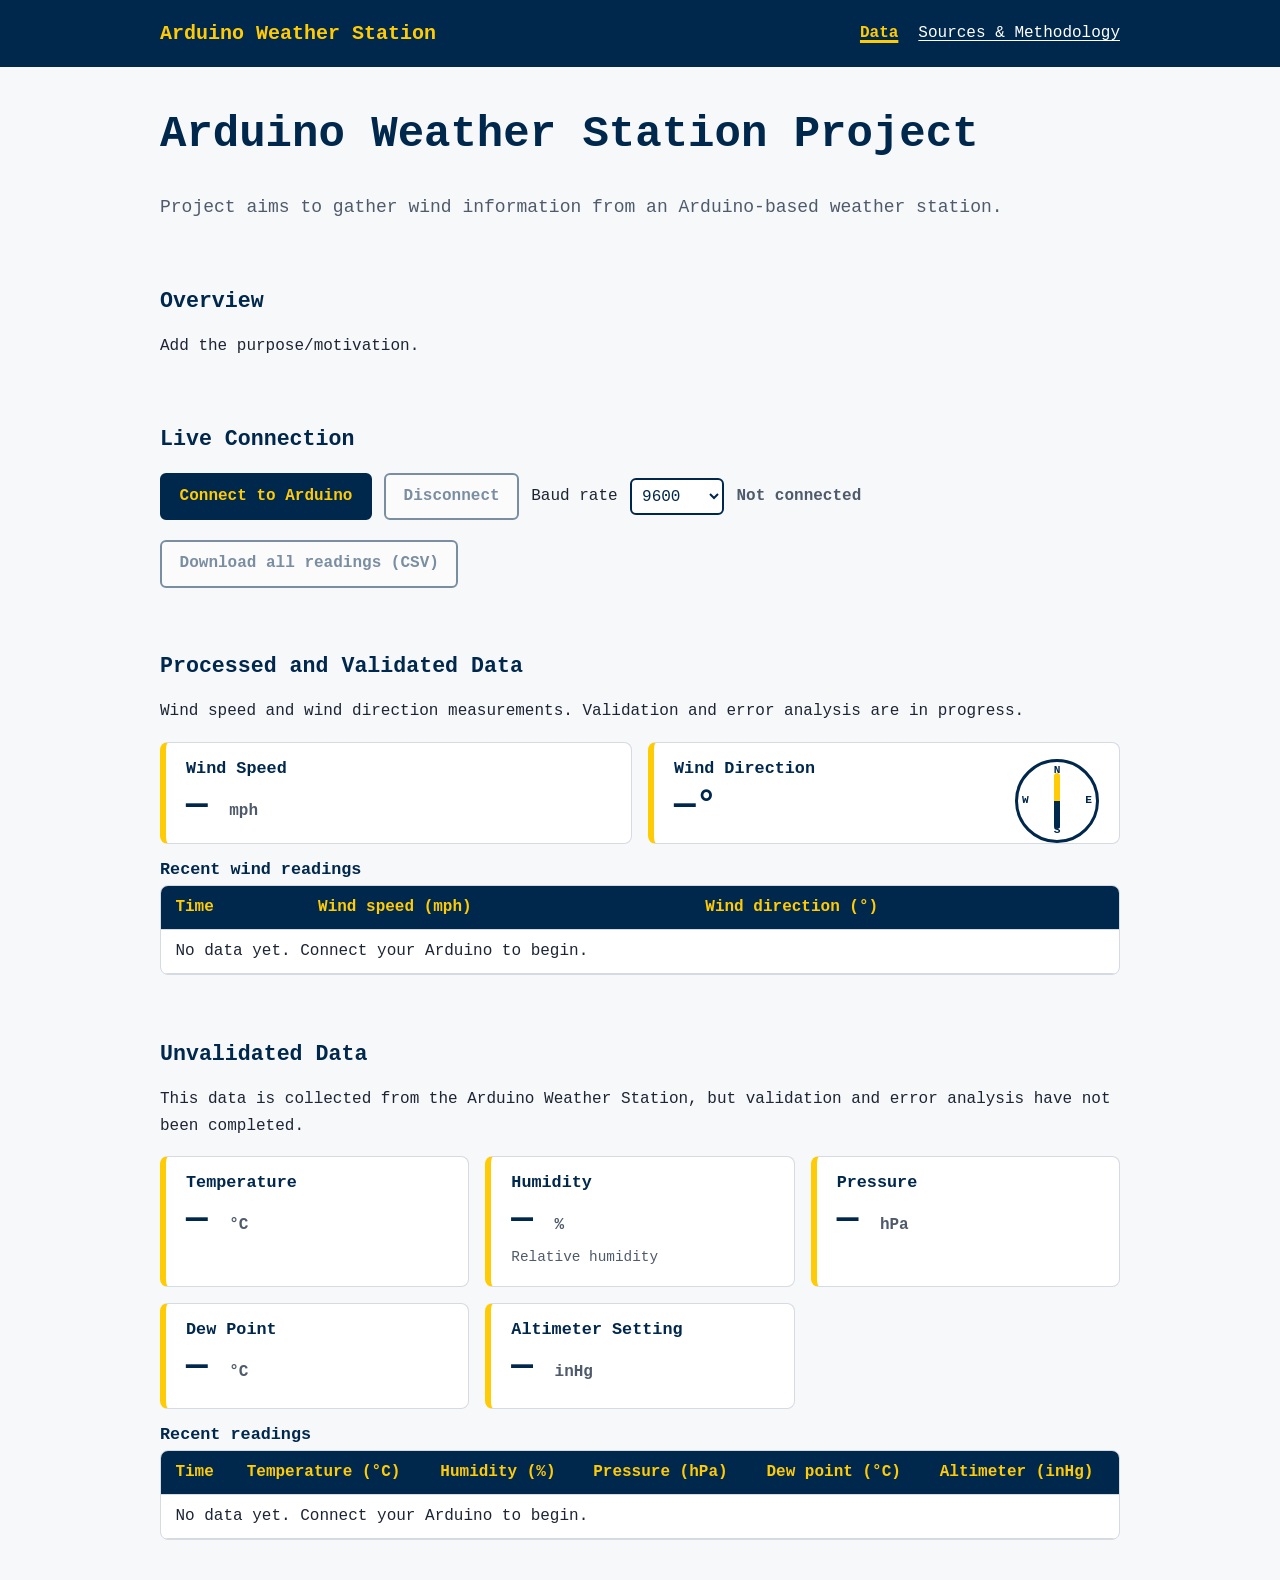
<file: index.html>
<!DOCTYPE html>
<html lang="en">
<head>
    <meta charset="utf-8">
    <meta name="viewport" content="width=device-width, initial-scale=1">
    <meta name="description" content="Research overview and findings.">
    <title>Data | Arduino Weather Station</title>
    <link rel="stylesheet" href="assets/css/style.css">
</head>
<body>
    <a class="skip-link" href="#main-content">Skip to content</a>

    <header class="site-header">
        <div class="container header-content">
            <a class="site-title" href="index.html">Arduino Weather Station</a>

            <nav aria-label="Main navigation">
                <a href="index.html" aria-current="page">Data</a>
                <a href="sources.html">Sources &amp; Methodology</a>
            </nav>
        </div>
    </header>

    <main id="main-content" class="container">
        <h1>Arduino Weather Station Project</h1>
        <p class="intro">Project aims to gather wind information from an Arduino-based weather station.</p>

        <section aria-labelledby="overview-heading">
            <h2 id="overview-heading">Overview</h2>
            <p>
                Add the purpose/motivation.
            </p>
        </section>

        <section aria-labelledby="connect-heading">
            <h2 id="connect-heading">Live Connection</h2>
            <div class="controls">
                <button type="button" id="connect-btn">Connect to Arduino</button>
                <button type="button" id="disconnect-btn" class="secondary" disabled>Disconnect</button>
                <label for="baud">Baud rate</label>
                <select id="baud">
                    <option value="9600" selected>9600</option>
                    <option value="19200">19200</option>
                    <option value="57600">57600</option>
                    <option value="115200">115200</option>
                </select>
                <span id="status" class="status" role="status" aria-live="polite">Not connected</span>
            </div>
            <p>
                <button type="button" id="download-btn" class="secondary" disabled>Download all readings (CSV)</button>
            </p>
        </section>

        <section aria-labelledby="findings-heading">
            <h2 id="findings-heading">Processed and Validated Data</h2>
            <p>
                Wind speed and wind direction measurements. Validation and
                error analysis are in progress.
            </p>

            <div class="cards">
                <div class="card">
                    <h3>Wind Speed</h3>
                    <p class="reading"><span id="live-speed">&mdash;</span> <span class="unit">mph</span></p>
                </div>
                <div class="card">
                    <h3>Wind Direction</h3>
                    <p class="reading">
                        <span id="live-dir">&mdash;</span>&deg;
                        <span class="unit" id="live-compass"></span>
                    </p>
                    <div class="compass" aria-hidden="true">
                        <div class="needle" id="needle"></div>
                        <span class="n">N</span><span class="e">E</span>
                        <span class="s">S</span><span class="w">W</span>
                    </div>
                </div>
            </div>

            <h3>Recent wind readings</h3>
            <div class="table-wrap">
                <table>
                    <thead>
                        <tr>
                            <th scope="col">Time</th>
                            <th scope="col">Wind speed (mph)</th>
                            <th scope="col">Wind direction (&deg;)</th>
                        </tr>
                    </thead>
                    <tbody id="wind-log">
                        <tr><td colspan="3">No data yet. Connect your Arduino to begin.</td></tr>
                    </tbody>
                </table>
            </div>
        </section>

        <section aria-labelledby="analysis-heading">
            <h2 id="analysis-heading">Unvalidated Data</h2>
            <p>
                This data is collected from the Arduino Weather Station, but
                validation and error analysis have not been completed.
            </p>

            <div class="cards">
                <div class="card">
                    <h3>Temperature</h3>
                    <p class="reading"><span id="live-temp">&mdash;</span> <span class="unit">&deg;C</span></p>
                    <p class="note" id="live-temp-f"></p>
                </div>
                <div class="card">
                    <h3>Humidity</h3>
                    <p class="reading"><span id="live-humidity">&mdash;</span> <span class="unit">%</span></p>
                    <p class="note">Relative humidity</p>
                </div>
                <div class="card">
                    <h3>Pressure</h3>
                    <p class="reading"><span id="live-pressure">&mdash;</span> <span class="unit">hPa</span></p>
                    <p class="note" id="live-pressure-inhg"></p>
                </div>
                <div class="card">
                    <h3>Dew Point</h3>
                    <p class="reading"><span id="live-dewpoint">&mdash;</span> <span class="unit">&deg;C</span></p>
                    <p class="note" id="live-dewpoint-f"></p>
                </div>
                <div class="card">
                    <h3>Altimeter Setting</h3>
                    <p class="reading"><span id="live-altimeter">&mdash;</span> <span class="unit">inHg</span></p>
                    <p class="note" id="live-altimeter-hpa"></p>
                </div>
            </div>

            <h3>Recent readings</h3>
            <div class="table-wrap">
                <table>
                    <thead>
                        <tr>
                            <th scope="col">Time</th>
                            <th scope="col">Temperature (&deg;C)</th>
                            <th scope="col">Humidity (%)</th>
                            <th scope="col">Pressure (hPa)</th>
                            <th scope="col">Dew point (&deg;C)</th>
                            <th scope="col">Altimeter (inHg)</th>
                        </tr>
                    </thead>
                    <tbody id="env-log">
                        <tr><td colspan="6">No data yet. Connect your Arduino to begin.</td></tr>
                    </tbody>
                </table>
            </div>
        </section>
    </main>

    <script src="assets/js/app.js"></script>
</body>
</html>
</file>
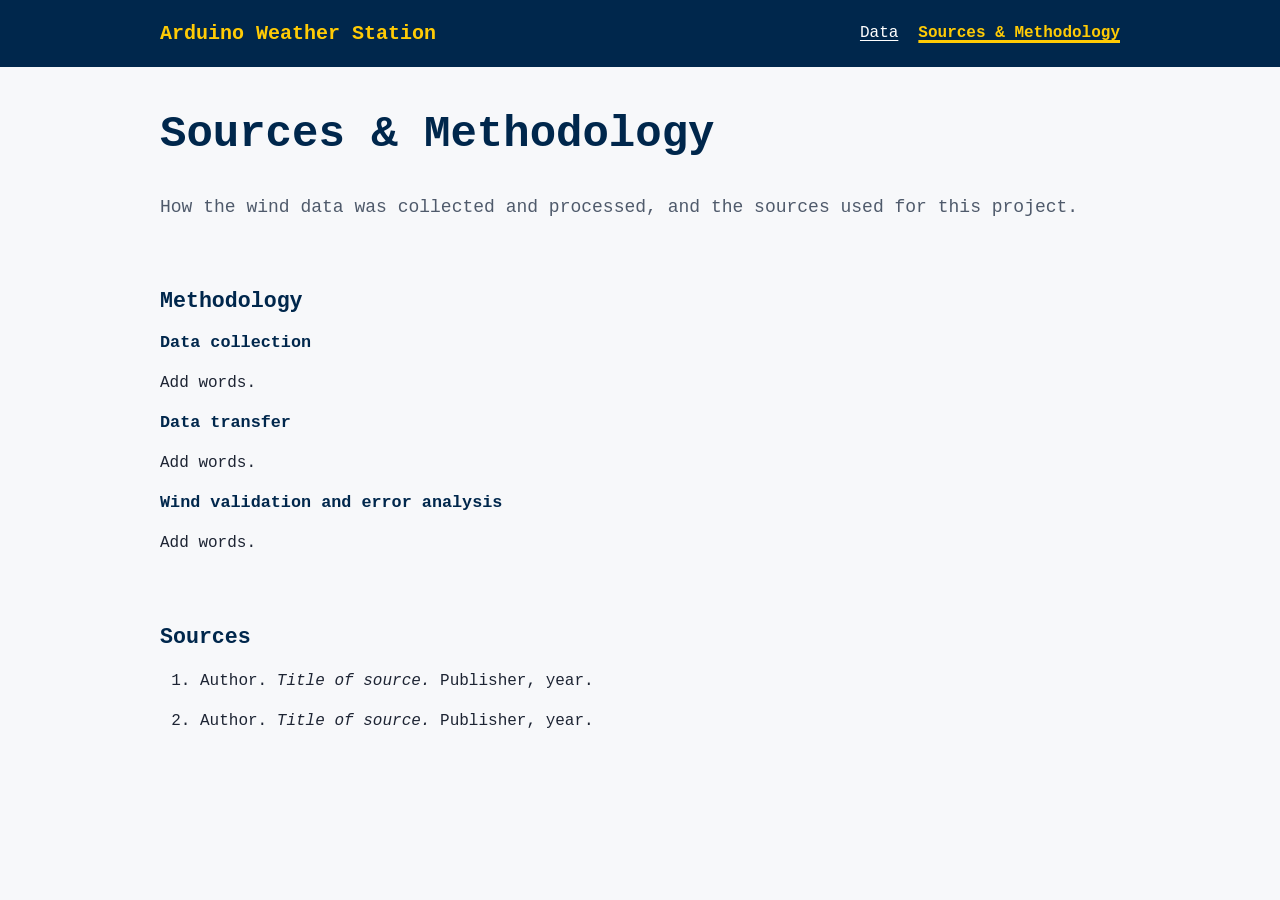
<file: sources.html>
<!DOCTYPE html>
<html lang="en">
<head>
    <meta charset="utf-8">
    <meta name="viewport" content="width=device-width, initial-scale=1">
    <meta name="description" content="Methodology and sources for the Arduino Weather Station project.">
    <title>Sources &amp; Methodology | Arduino Weather Station</title>
    <link rel="stylesheet" href="assets/css/style.css">
</head>
<body>
    <a class="skip-link" href="#main-content">Skip to content</a>

    <header class="site-header">
        <div class="container header-content">
            <a class="site-title" href="index.html">Arduino Weather Station</a>

            <nav aria-label="Main navigation">
                <a href="index.html">Data</a>
                <a href="sources.html" aria-current="page">Sources &amp; Methodology</a>
            </nav>
        </div>
    </header>

    <main id="main-content" class="container">
        <h1>Sources &amp; Methodology</h1>
        <p class="intro">
            How the wind data was collected and processed, and the sources
            used for this project.
        </p>

        <section aria-labelledby="methodology-heading">
            <h2 id="methodology-heading">Methodology</h2>

            <h3>Data collection</h3>
            <p>
                Add words.
            </p>

            <h3>Data transfer</h3>
            <p>
                Add words.
            </p>

            <h3>Wind validation and error analysis</h3>
            <p>
                Add words.
            </p>
        </section>

        <section aria-labelledby="sources-heading">
            <h2 id="sources-heading">Sources</h2>
            <ol>
                <li id="source-1">
                    Author. <cite>Title of source.</cite> Publisher, year.
                    <!-- Add a link to the source here. -->
                </li>
                <li id="source-2">
                    Author. <cite>Title of source.</cite> Publisher, year.
                    <!-- Add a link to the source here. -->
                </li>
            </ol>
        </section>
    </main>
</body>
</html>
</file>
<file: assets/css/style.css>
:root {
    --um-blue: #00274c;
    --um-maize: #ffcb05;
    --bg: #f7f8fa;
    --text: #1d2433;
    --muted: #4f5a6b;
    --border: #d5dae3;
}

* {
    box-sizing: border-box;
}

body {
    margin: 0;
    background: var(--bg);
    color: var(--text);
    font-family: "Courier New", Courier, monospace;
    line-height: 1.7;
}

.container {
    width: min(100% - 2rem, 960px);
    margin-inline: auto;
}

.site-header {
    background: var(--um-blue);
    /* border-bottom: 5px solid var(--um-maize); */
}

.header-content {
    display: flex;
    align-items: center;
    justify-content: space-between;
    flex-wrap: wrap;
    gap: 1rem;
    padding-block: 1rem;
}

.site-title {
    color: var(--um-maize);
    font-size: 1.25rem;
    font-weight: 700;
    text-decoration: none;
}

nav {
    display: flex;
    flex-wrap: wrap;
    gap: 0.5rem 1.25rem;
}

a {
    color: var(--um-blue);
    text-underline-offset: 0.2em;
}

nav a {
    padding-block: 0.25rem;
    color: #fff;
}

nav a[aria-current="page"] {
    font-weight: 700;
    color: var(--um-maize);
    text-decoration-thickness: 3px;
    text-decoration-color: var(--um-maize);
}

a:focus-visible,
button:focus-visible,
select:focus-visible {
    outline: 3px solid var(--um-maize);
    outline-offset: 3px;
    box-shadow: 0 0 0 5px var(--um-blue);
}

main {
    padding-block: 2.5rem;
    overflow-wrap: anywhere;
}

h1,
h2,
h3 {
    color: var(--um-blue);
    line-height: 1.25;
}

h1 {
    margin-top: 0;
    font-size: clamp(2rem, 5vw, 2.75rem);
}

h2 {
    font-size: 1.35rem;
}

h3 {
    font-size: 1.05rem;
    margin: 0 0 0.25rem;
}

.intro {
    color: var(--muted);
    font-size: 1.125rem;
}

section {
    margin-top: 2rem;
    padding-top: 1rem;
    /* border-top: 3px solid var(--um-maize); */
}

li + li {
    margin-top: 0.75rem;
}

img {
    max-width: 100%;
    height: auto;
}

.skip-link {
    position: absolute;
    top: -100px;
    left: 1rem;
    padding: 0.5rem 1rem;
    background: var(--um-maize);
    color: var(--um-blue);
    font-weight: 700;
    z-index: 1;
}

.skip-link:focus {
    top: 1rem;
}

/* ---------- Controls ---------- */
.controls {
    display: flex;
    flex-wrap: wrap;
    align-items: center;
    gap: 0.75rem;
    margin: 1.25rem 0;
}

button {
    font: inherit;
    font-weight: 700;
    padding: 0.5rem 1.1rem;
    border: 2px solid var(--um-blue);
    border-radius: 6px;
    background: var(--um-blue);
    color: var(--um-maize);
    cursor: pointer;
}

button:hover:not(:disabled) {
    background: var(--um-maize);
    color: var(--um-blue);
}

button.secondary {
    background: #fff;
    color: var(--um-blue);
}

button.secondary:hover:not(:disabled) {
    background: var(--um-maize);
}

button:disabled {
    opacity: 0.5;
    cursor: not-allowed;
}

select {
    font: inherit;
    padding: 0.4rem;
    border: 2px solid var(--um-blue);
    border-radius: 6px;
    background: #fff;
    color: var(--um-blue);
}

.status {
    font-weight: 600;
    color: var(--muted);
}

.status.connected {
    color: #1a6b2f;
}

.status.error {
    color: #a3211a;
}

/* ---------- Data cards ---------- */
.cards {
    display: grid;
    grid-template-columns: repeat(auto-fit, minmax(240px, 1fr));
    gap: 1rem;
    margin-block: 1rem;
}

.card {
    position: relative;
    padding: 1rem 1.25rem;
    background: #fff;
    border: 1px solid var(--border);
    border-left: 6px solid var(--um-maize);
    border-radius: 8px;
}

.reading {
    margin: 0;
    color: var(--um-blue);
    font-size: 2.25rem;
    font-weight: 700;
    line-height: 1.2;
}

.unit {
    font-size: 1rem;
    font-weight: 600;
    color: var(--muted);
}

.note {
    margin: 0.25rem 0 0;
    color: var(--muted);
    font-size: 0.9rem;
}

/* ---------- Compass ---------- */
.compass {
    position: absolute;
    top: 1rem;
    right: 1.25rem;
    width: 84px;
    height: 84px;
    border: 3px solid var(--um-blue);
    border-radius: 50%;
    background: #fff;
}

.compass span {
    position: absolute;
    font-size: 0.7rem;
    font-weight: 700;
    color: var(--um-blue);
    line-height: 1;
}

.compass .n { top: 3px; left: 50%; transform: translateX(-50%); }
.compass .s { bottom: 3px; left: 50%; transform: translateX(-50%); }
.compass .e { right: 4px; top: 50%; transform: translateY(-50%); }
.compass .w { left: 4px; top: 50%; transform: translateY(-50%); }

.needle {
    position: absolute;
    left: 50%;
    top: 50%;
    width: 6px;
    height: 56px;
    margin: -28px 0 0 -3px;
    background: linear-gradient(to bottom, var(--um-maize) 50%, var(--um-blue) 50%);
    border-radius: 3px;
    transform: rotate(0deg);
    transition: transform 0.4s ease;
}

/* ---------- Table ---------- */
.table-wrap {
    overflow-x: auto;
    border: 1px solid var(--border);
    border-radius: 8px;
    background: #fff;
}

table {
    width: 100%;
    border-collapse: collapse;
}

th,
td {
    padding: 0.5rem 0.9rem;
    text-align: left;
    border-bottom: 1px solid var(--border);
}

thead th {
    background: var(--um-blue);
    color: var(--um-maize);
}

tbody tr:nth-child(even) {
    background: #f3f5f9;
}
</file>
